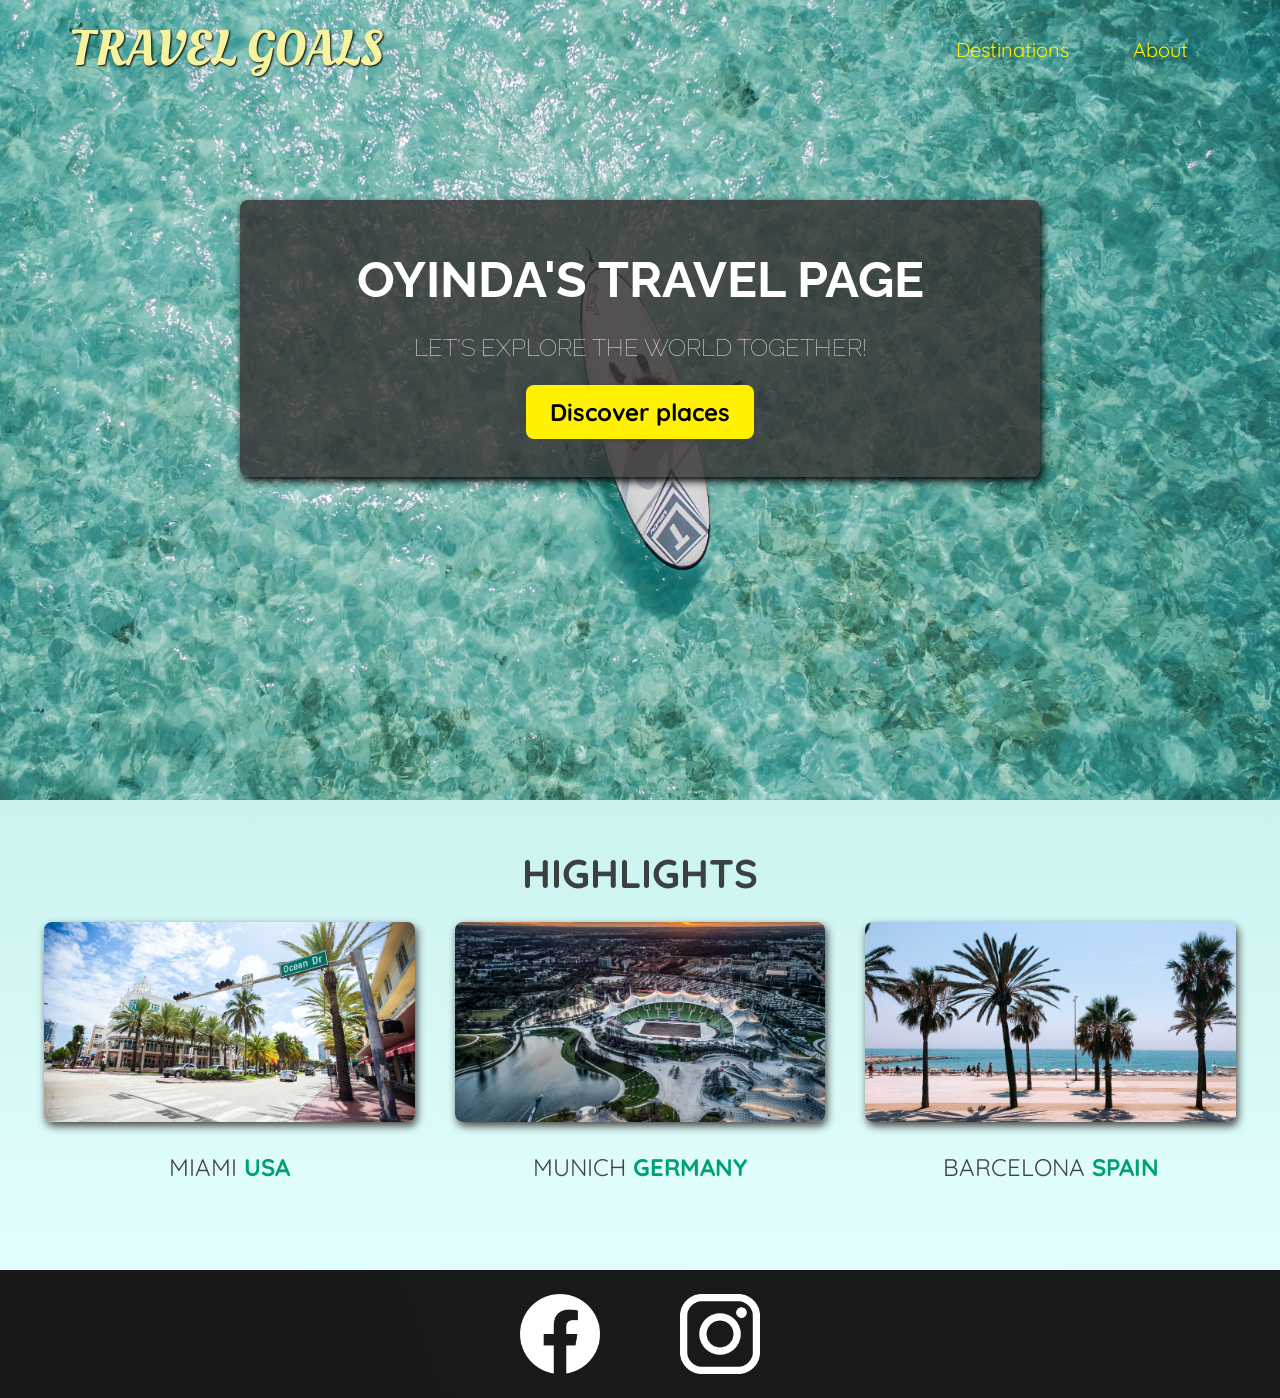
<file: index.html>
<!doctype html>
<html lang="en">
  <head>
    <link
      rel="stylesheet"
      href="https://fonts.googleapis.com/css2?family=Raleway:wght@300;700&family=Oleo+Script:wght@700&family=Quicksand:wght@300;500;700&display=swap"
    />
    <link rel="stylesheet" href="/styles/shared.css" />
    <link rel="stylesheet" href="/styles/styles.css" />
    <meta charset="UTF-8" />
    <title>Travel Goals</title>
  </head>
  <body>
    <header>
      <div id="page-logo"><a href="/index.html">Travel Goals</a></div>
      <nav>
        <ul>
          <li>
            <a class="anchor" href="/places.html">Destinations</a>
          </li>
          <li><a href="">About</a></li>
        </ul>
      </nav>
    </header>
    <main>
      <section id="hero">
        <div id="hero-content">
          <h1>Oyinda's Travel Page</h1>
          <p>Let's Explore The World Together!</p>
          <a href="/places.html">Discover places</a>
        </div>
      </section>
      <section id="highlights">
        <h2>Highlights</h2>
        <ul id="highlighted">
          <li class="highlight">
            <img
              src="/images/miami.jpg"
              alt="Miami street on a sunny day"
            />
            <p>Miami <strong>USA</strong></p>
          </li>
          <li class="highlight">
            <img
              src="/images/munich.jpg"
              alt="Muich stadium in winter"
            />
            <p>Munich <strong>Germany</strong></p>
          </li>
          <li class="highlight">
            <img
              src="/images/barcelona.jpg"
              alt="Palm trees in Barcelona"
            />
            <p>Barcelona <strong>Spain</strong></p>
          </li>
        </ul>
      </section>
    </main>
    <footer>
      <ul id="foot">
        <li class="footer">
          <a href="https://www.facebook.com"
            ><img src="/images/facebook.png" alt="Facebook icon"
          /></a>
        </li>
        <li class="footer">
          <a href="https://www.instagram.com/oyindamolaolowonjoyin"
            ><img src="/images/insta.png" alt="Instagram icon"
          /></a>
        </li>
      </ul>
    </footer>
  </body>
</html>
</file>
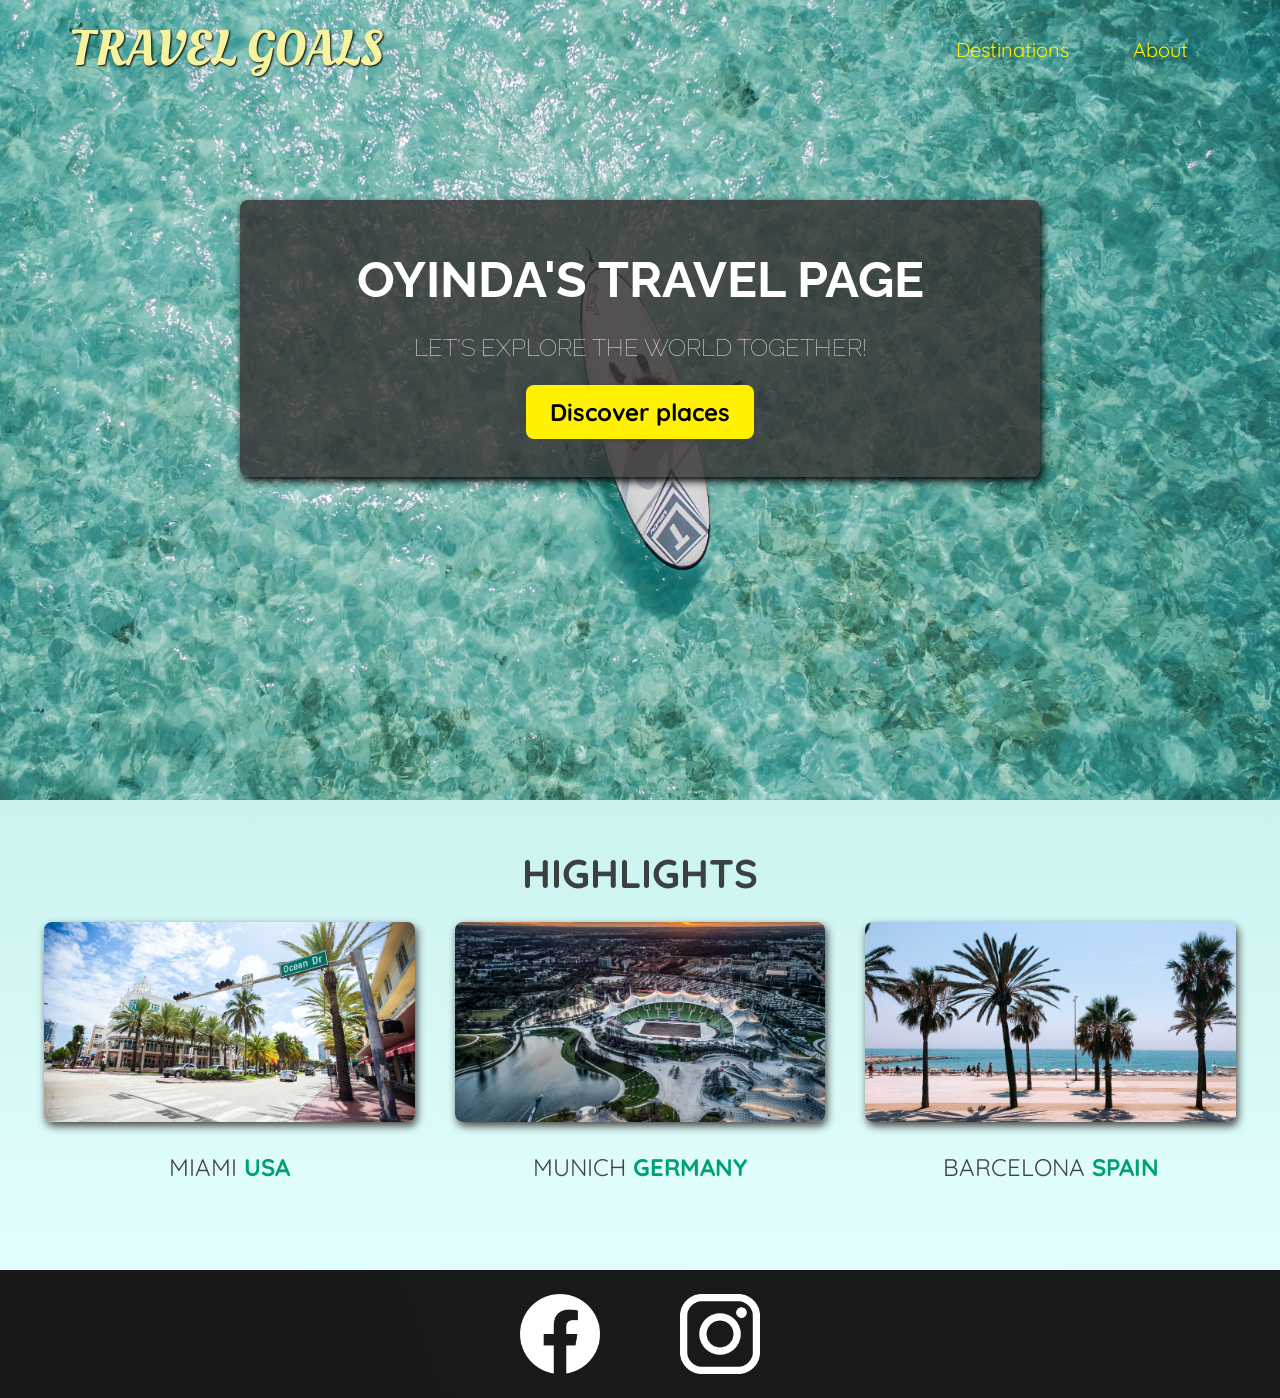
<file: home-page/index.html>
<!doctype html>
<html lang="en">
  <head>
    <link
      rel="stylesheet"
      href="https://fonts.googleapis.com/css2?family=Raleway:wght@300;700&family=Oleo+Script:wght@700&family=Quicksand:wght@300;500;700&display=swap"
    />
    <link rel="stylesheet" href="/shared-css/shared.css" />
    <link rel="stylesheet" href="/home-page/styles.css" />
    <meta charset="UTF-8" />
    <title>Travel Goals</title>
  </head>
  <body>
    <header>
      <div id="page-logo"><a href="/home-page/index.html">Travel Goals</a></div>
      <nav>
        <ul>
          <li>
            <a class="anchor" href="/about&pages/places.html">Destinations</a>
          </li>
          <li><a href="/about&pages/about.html">About</a></li>
        </ul>
      </nav>
    </header>
    <main>
      <section id="hero">
        <div id="hero-content">
          <h1>Oyinda's Travel Page</h1>
          <p>Let's Explore The World Together!</p>
          <a href="/about&pages/places.css">Discover places</a>
        </div>
      </section>
      <section id="highlights">
        <h2>Highlights</h2>
        <ul id="highlighted">
          <li class="highlight">
            <img
              src="/home-page/images/miami.jpg"
              alt="Miami street on a sunny day"
            />
            <p>Miami <strong>USA</strong></p>
          </li>
          <li class="highlight">
            <img
              src="/home-page/images/munich.jpg"
              alt="Muich stadium in winter"
            />
            <p>Munich <strong>Germany</strong></p>
          </li>
          <li class="highlight">
            <img
              src="/home-page/images/barcelona.jpg"
              alt="Palm trees in Barcelona"
            />
            <p>Barcelona <strong>Spain</strong></p>
          </li>
        </ul>
      </section>
    </main>
    <footer>
      <ul id="foot">
        <li class="footer">
          <a href="https://www.facebook.com"
            ><img src="/home-page/images/facebook.png" alt="Facebook icon"
          /></a>
        </li>
        <li class="footer">
          <a href="https://www.instagram.com/oyindamolaolowonjoyin"
            ><img src="/home-page/images/insta.png" alt="Instagram icon"
          /></a>
        </li>
      </ul>
    </footer>
  </body>
</html>
</file>
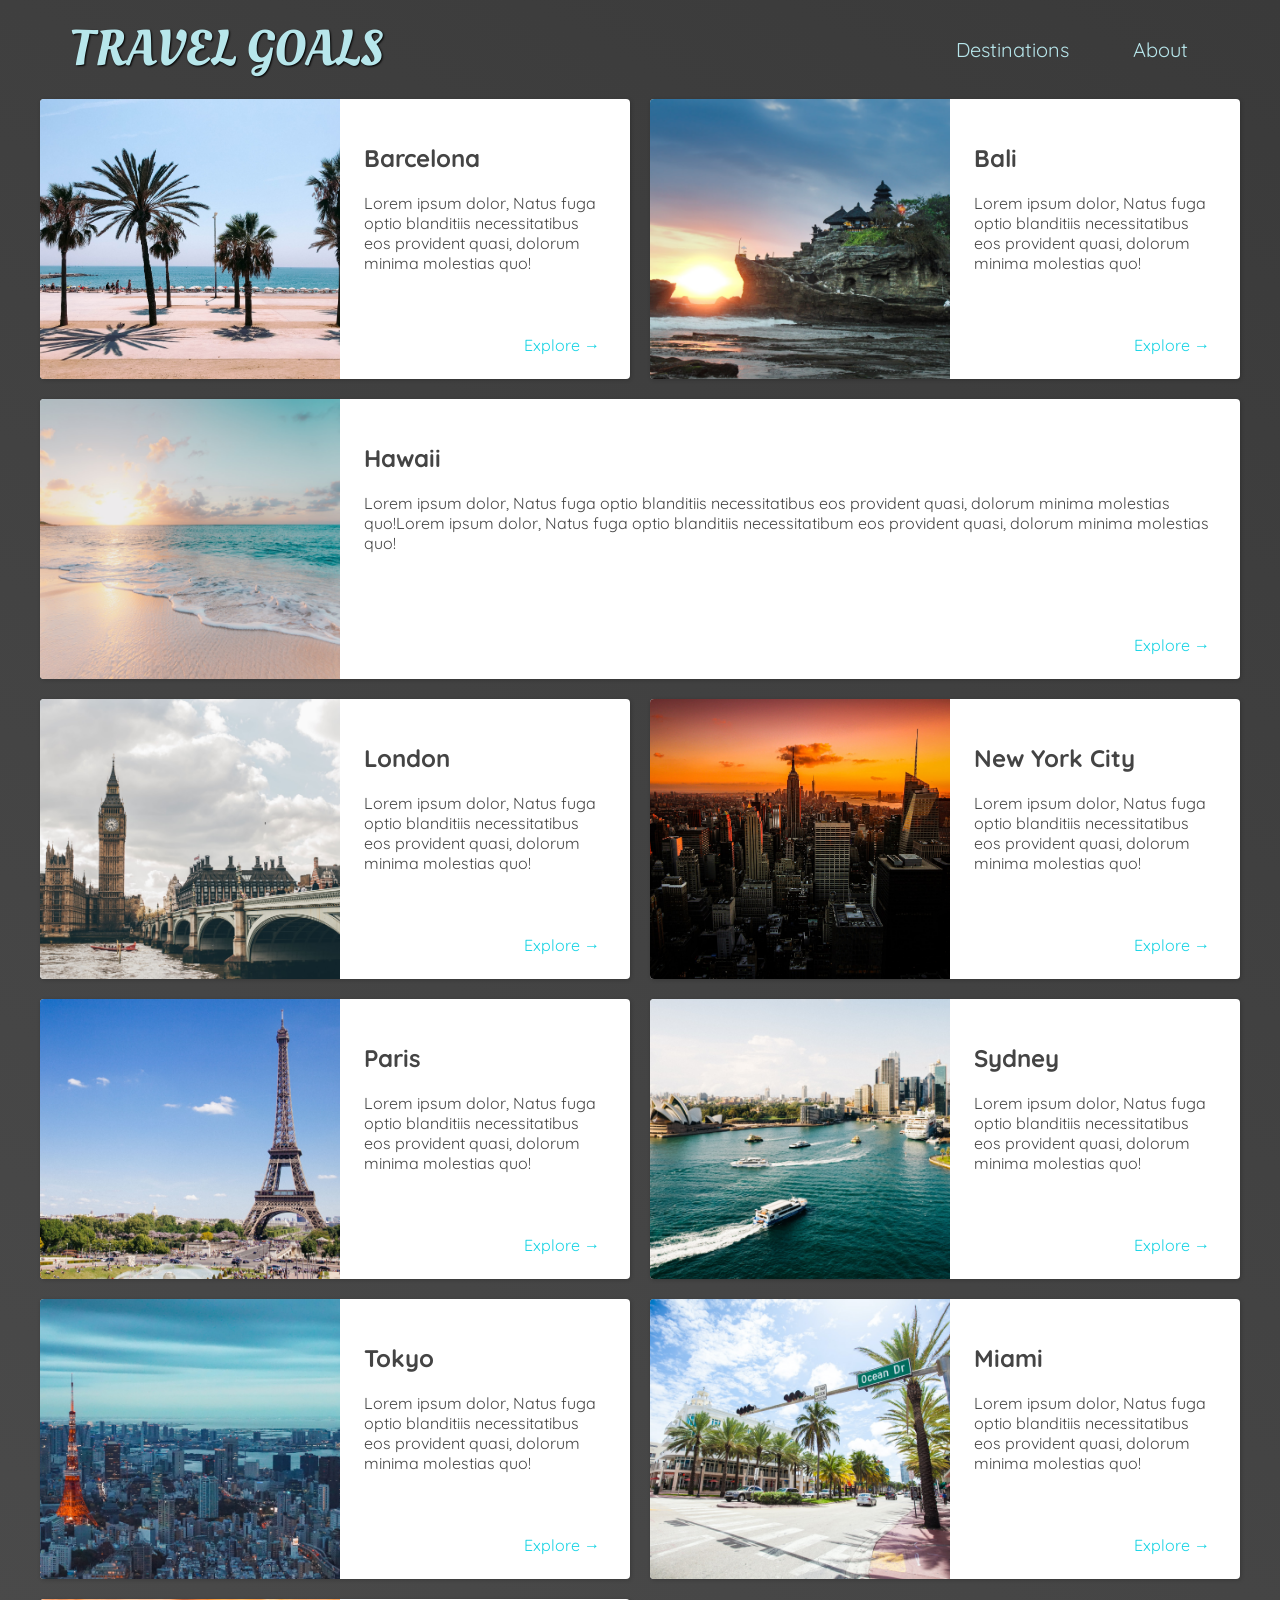
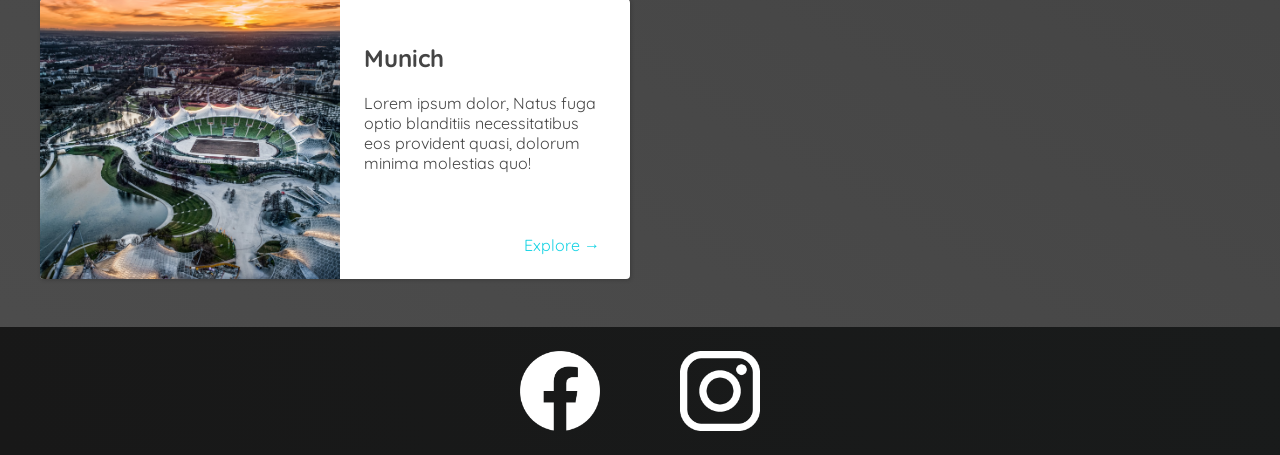
<file: places.html>
<!doctype html>
<html lang="en">
  <head>
    <link
      rel="stylesheet"
      href="https://fonts.googleapis.com/css2?family=Raleway:wght@300;700&family=Oleo+Script:wght@700&family=Quicksand:wght@300;500;700&display=swap"
    />
    <link rel="stylesheet" href="/styles/shared.css" />
    <link rel="stylesheet" href="/places.css" />
    <meta charset="UTF-8" />
    <title>Travel Goals</title>
  </head>
  <body>
    <header>
      <div id="page-logo"><a href="/index.html">Travel Goals</a></div>
      <nav>
        <ul>
          <li>
            <a class="anchor" href="/places.html">Destinations</a>
          </li>
          <li><a href="">About</a></li>
        </ul>
      </nav>
    </header>
    <main>
      <ul>
        <li>
          <img src="/images/barcelona.jpg" alt="Barcelona city" />
          <div class="flex">
            <div class="item-description">
              <h2>Barcelona</h2>
              <p>
                Lorem ipsum dolor, Natus fuga optio blanditiis necessitatibus
                eos provident quasi, dolorum minima molestias quo!
              </p>
            </div>
            <div class="explore">
              <a href="https://www.wikipedia.com/wiki/Barcelona">Explore &#x2192</a>
            </div>
          </div>
        </li>
         <li>
          <img src="imaes/bali.jpg" alt="Bali city" />
          <div class="flex">
            <div class="item-description">
              <h2>Bali</h2>
              <p>
                Lorem ipsum dolor, Natus fuga optio blanditiis necessitatibus
                eos provident quasi, dolorum minima molestias quo!
              </p>
            </div>
            <div class="explore">
              <a href="https://www.wikipedia.com/wiki/Bali">Explore &#x2192</a>
            </div>
          </div>
        </li>
         <li>
          <img src="/imaes/hawaii.jpg" alt="Hawaii city" />
          <div class="flex">
            <div class="item-description">
              <h2>Hawaii</h2>
              <p>
                Lorem ipsum dolor, Natus fuga optio blanditiis necessitatibus
                eos provident quasi, dolorum minima molestias quo!Lorem ipsum dolor, 
                Natus fuga optio blanditiis necessitatibum eos provident quasi, 
                dolorum minima molestias quo!
              </p>
            </div>
            <div class="explore">
              <a href="https://www.wikipedia.com/wiki/Hawaii">Explore &#x2192</a>
            </div>
          </div>
        </li>
         <li>
          <img src="/imaes/london.jpg" alt="London city" />
          <div class="flex">
            <div class="item-description">
              <h2>London</h2>
              <p>
                Lorem ipsum dolor, Natus fuga optio blanditiis necessitatibus
                eos provident quasi, dolorum minima molestias quo!
              </p>
            </div>
            <div class="explore">
              <a href="https://www.wikipedia.com/wiki/London">Explore &#x2192</a>
            </div>
          </div>
        </li>
         <li>
          <img src="imaes/new-york-city.jpg" alt="New york City" />
          <div class="flex">
            <div class="item-description">
              <h2>New York City</h2>
              <p>
                Lorem ipsum dolor, Natus fuga optio blanditiis necessitatibus
                eos provident quasi, dolorum minima molestias quo!
              </p>
            </div>
            <div class="explore">
              <a href="https://www.wikipedia.com/wiki/new-york-city">Explore &#x2192</a>
            </div>
          </div>
        </li>
         <li>
          <img src="imaes/paris.jpg" alt="Paris city" />
          <div class="flex">
            <div class="item-description">
              <h2>Paris</h2>
              <p>
                Lorem ipsum dolor, Natus fuga optio blanditiis necessitatibus
                eos provident quasi, dolorum minima molestias quo!
              </p>
            </div>
            <div class="explore">
              <a href="https://www.wikipedia.com/wiki/Paris">Explore &#x2192</a>
            </div>
          </div>
        </li>
         <li>
          <img src="/imaes/sydney.jpg" alt="Sydney city" />
          <div class="flex">
            <div class="item-description">
              <h2>Sydney</h2>
              <p>
                Lorem ipsum dolor, Natus fuga optio blanditiis necessitatibus
                eos provident quasi, dolorum minima molestias quo!
              </p>
            </div>
            <div class="explore">
              <a href="https://www.wikipedia.com/wiki/Sydney">Explore &#x2192</a>
            </div>
          </div>
        </li>
         <li>
          <img src="/imaes/tokyo.jpg" alt="Tokyo city" />
          <div class="flex">
            <div class="item-description">
              <h2>Tokyo</h2>
              <p>
                Lorem ipsum dolor, Natus fuga optio blanditiis necessitatibus
                eos provident quasi, dolorum minima molestias quo!
              </p>
            </div>
            <div class="explore">
              <a href="https://www.wikipedia.com/wiki/Tokyo">Explore &#x2192</a>
            </div>
          </div>
        </li>
         <li>
          <img src="/images/miami.jpg" alt="Miami city" />
          <div class="flex">
            <div class="item-description">
              <h2>Miami</h2>
              <p>
                Lorem ipsum dolor, Natus fuga optio blanditiis necessitatibus
                eos provident quasi, dolorum minima molestias quo!
              </p>
            </div>
            <div class="explore">
              <a href="https://www.wikipedia.com/wiki/Miami">Explore &#x2192</a>
            </div>
          </div>
        </li>
         <li>
          <img src="/images/munich.jpg" alt="Munich city" />
          <div class="flex">
            <div class="item-description">
              <h2>Munich</h2>
              <p>
                Lorem ipsum dolor, Natus fuga optio blanditiis necessitatibus
                eos provident quasi, dolorum minima molestias quo!
              </p>
            </div>
            <div class="explore">
              <a href="https://www.wikipedia.com/wiki/Munich">Explore &#x2192</a>
            </div>
          </div>
        </li>
      </ul>
    </main>
    <footer>
      <ul id="foot">
        <li class="footer">
          <a href="https://www.facebook.com"
            ><img src="/images/facebook.png" alt="Facebook icon"
          /></a>
        </li>
        <li class="footer">
          <a href="https://www.instagram.com/oyindamolaolowonjoyin"
            ><img src="/images/insta.png" alt="Instagram icon"
          /></a>
        </li>
      </ul>
    </footer>
  </body>
</html>
</file>
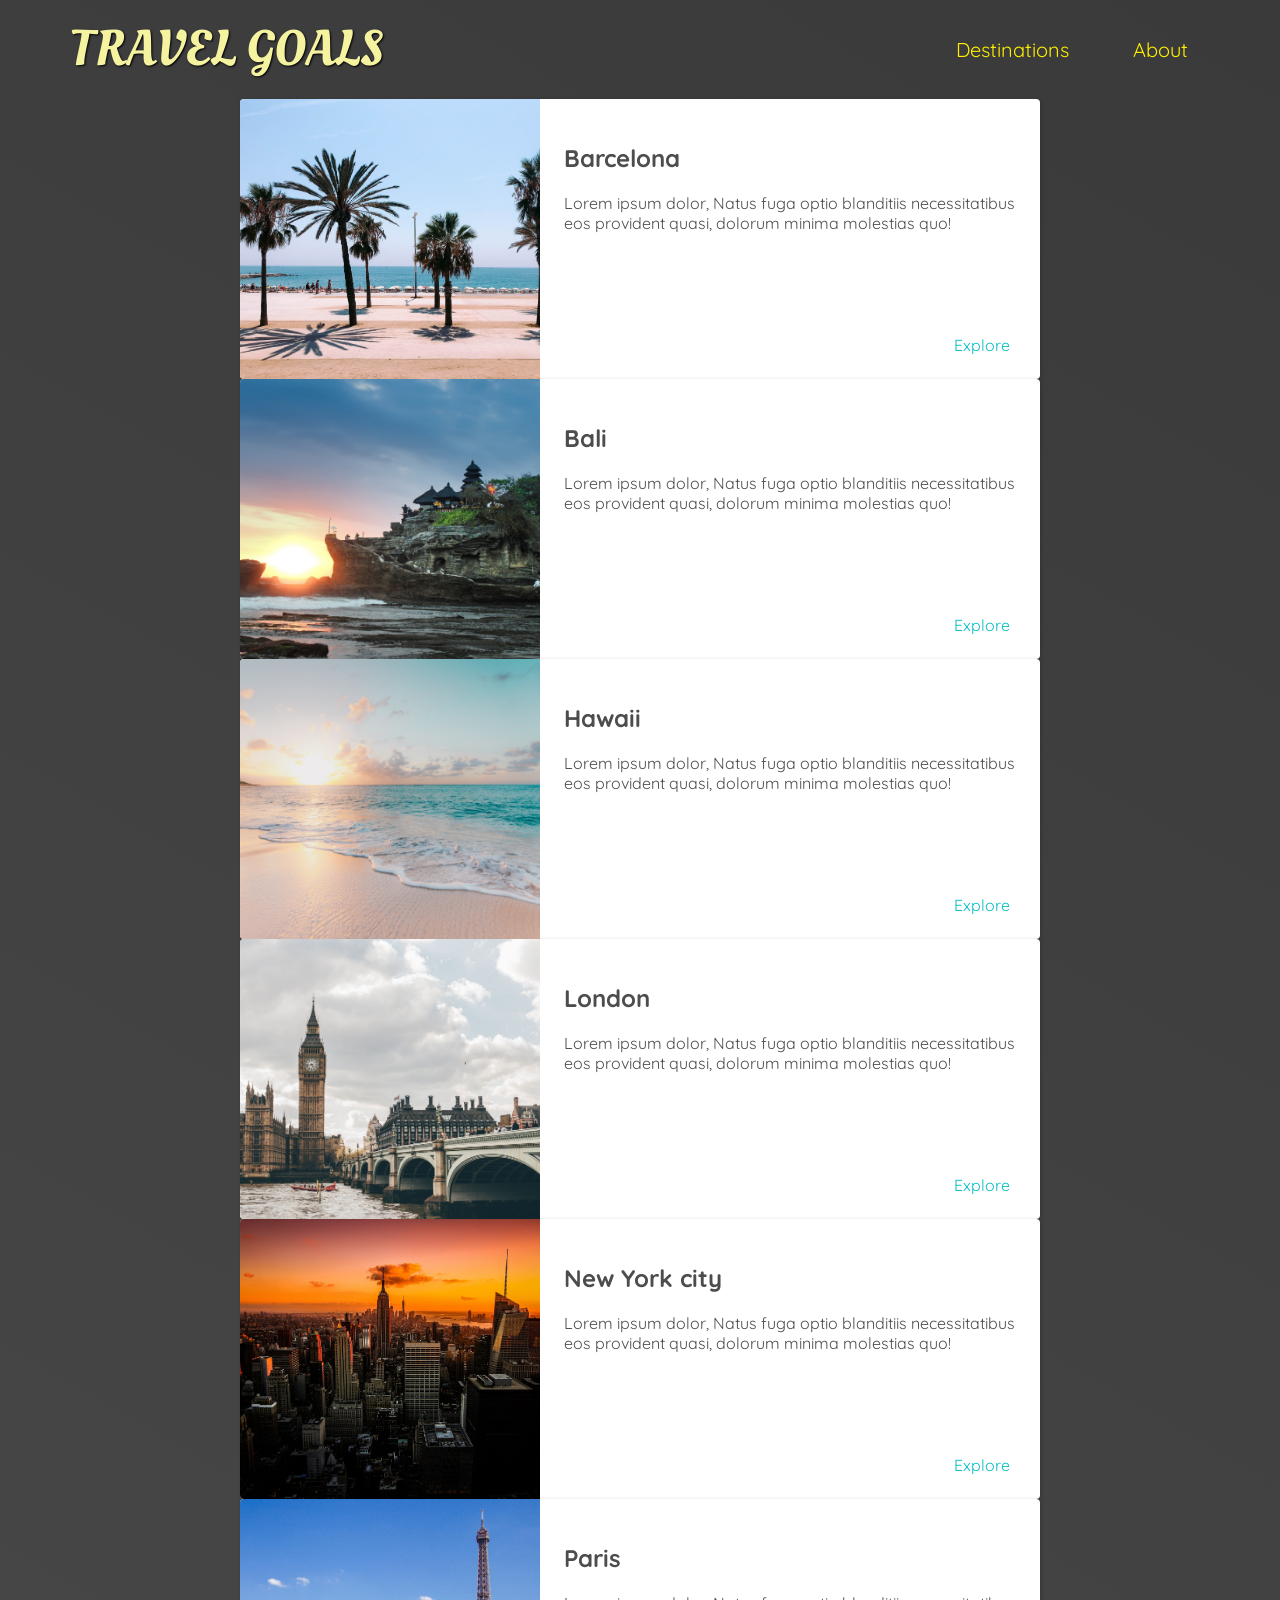
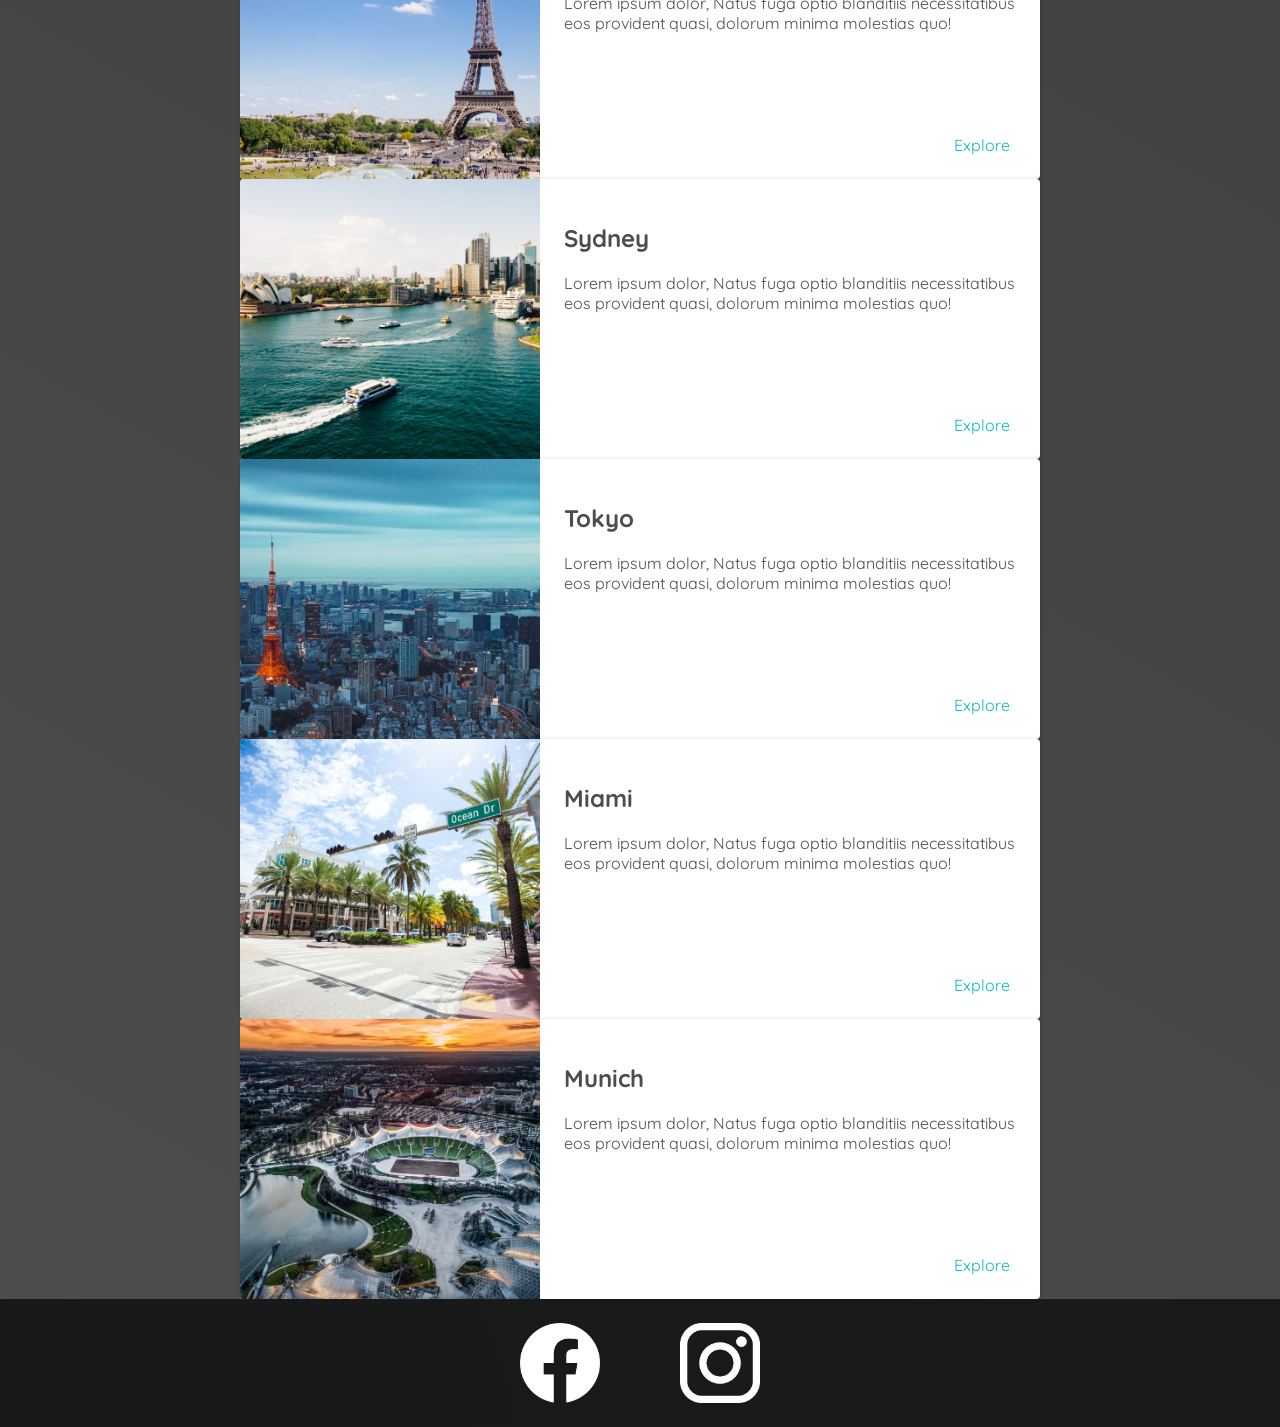
<file: about&pages/places.html>
<!doctype html>
<html lang="en">
  <head>
    <link
      rel="stylesheet"
      href="https://fonts.googleapis.com/css2?family=Raleway:wght@300;700&family=Oleo+Script:wght@700&family=Quicksand:wght@300;500;700&display=swap"
    />
    <link rel="stylesheet" href="/shared-css/shared.css" />
    <link rel="stylesheet" href="/about&pages/places.css" />
    <meta charset="UTF-8" />
    <title>Travel Goals</title>
  </head>
  <body>
    <header>
      <div id="page-logo"><a href="/home-page/index.html">Travel Goals</a></div>
      <nav>
        <ul>
          <li>
            <a class="anchor" href="/about&pages/places.css">Destinations</a>
          </li>
          <li><a href="/about&pages/about.html">About</a></li>
        </ul>
      </nav>
    </header>
    <main>
      <ul>
        <li>
          <img src="/home-page/images/barcelona.jpg" alt="Barcelona city" />
          <div class="flex">
            <div class="item-description">
              <h2>Barcelona</h2>
              <p>
                Lorem ipsum dolor, Natus fuga optio blanditiis necessitatibus
                eos provident quasi, dolorum minima molestias quo!
              </p>
            </div>
            <div class="explore">
              <a href="https://www.wikipedia.com/wiki/Barcelona">Explore</a>
            </div>
          </div>
        </li>
         <li>
          <img src="/about&pages/imaes/bali.jpg" alt="Bali city" />
          <div class="flex">
            <div class="item-description">
              <h2>Bali</h2>
              <p>
                Lorem ipsum dolor, Natus fuga optio blanditiis necessitatibus
                eos provident quasi, dolorum minima molestias quo!
              </p>
            </div>
            <div class="explore">
              <a href="https://www.wikipedia.com/wiki/Bali">Explore</a>
            </div>
          </div>
        </li>
         <li>
          <img src="/about&pages/imaes/hawaii.jpg" alt="Hawaii city" />
          <div class="flex">
            <div class="item-description">
              <h2>Hawaii</h2>
              <p>
                Lorem ipsum dolor, Natus fuga optio blanditiis necessitatibus
                eos provident quasi, dolorum minima molestias quo!
              </p>
            </div>
            <div class="explore">
              <a href="https://www.wikipedia.com/wiki/Hawaii">Explore</a>
            </div>
          </div>
        </li>
         <li>
          <img src="/about&pages/imaes/london.jpg" alt="London city" />
          <div class="flex">
            <div class="item-description">
              <h2>London</h2>
              <p>
                Lorem ipsum dolor, Natus fuga optio blanditiis necessitatibus
                eos provident quasi, dolorum minima molestias quo!
              </p>
            </div>
            <div class="explore">
              <a href="https://www.wikipedia.com/wiki/London">Explore</a>
            </div>
          </div>
        </li>
         <li>
          <img src="/about&pages/imaes/new-york-city.jpg" alt="New york city" />
          <div class="flex">
            <div class="item-description">
              <h2>New York city</h2>
              <p>
                Lorem ipsum dolor, Natus fuga optio blanditiis necessitatibus
                eos provident quasi, dolorum minima molestias quo!
              </p>
            </div>
            <div class="explore">
              <a href="https://www.wikipedia.com/wiki/new-york-city">Explore</a>
            </div>
          </div>
        </li>
         <li>
          <img src="/about&pages/imaes/paris.jpg" alt="Paris city" />
          <div class="flex">
            <div class="item-description">
              <h2>Paris</h2>
              <p>
                Lorem ipsum dolor, Natus fuga optio blanditiis necessitatibus
                eos provident quasi, dolorum minima molestias quo!
              </p>
            </div>
            <div class="explore">
              <a href="https://www.wikipedia.com/wiki/Paris">Explore</a>
            </div>
          </div>
        </li>
         <li>
          <img src="/about&pages/imaes/sydney.jpg" alt="Sydney city" />
          <div class="flex">
            <div class="item-description">
              <h2>Sydney</h2>
              <p>
                Lorem ipsum dolor, Natus fuga optio blanditiis necessitatibus
                eos provident quasi, dolorum minima molestias quo!
              </p>
            </div>
            <div class="explore">
              <a href="https://www.wikipedia.com/wiki/Sydney">Explore</a>
            </div>
          </div>
        </li>
         <li>
          <img src="/about&pages/imaes/tokyo.jpg" alt="Tokyo city" />
          <div class="flex">
            <div class="item-description">
              <h2>Tokyo</h2>
              <p>
                Lorem ipsum dolor, Natus fuga optio blanditiis necessitatibus
                eos provident quasi, dolorum minima molestias quo!
              </p>
            </div>
            <div class="explore">
              <a href="https://www.wikipedia.com/wiki/Tokyo">Explore</a>
            </div>
          </div>
        </li>
         <li>
          <img src="/home-page/images/miami.jpg" alt="Miami city" />
          <div class="flex">
            <div class="item-description">
              <h2>Miami</h2>
              <p>
                Lorem ipsum dolor, Natus fuga optio blanditiis necessitatibus
                eos provident quasi, dolorum minima molestias quo!
              </p>
            </div>
            <div class="explore">
              <a href="https://www.wikipedia.com/wiki/Miami">Explore</a>
            </div>
          </div>
        </li>
         <li>
          <img src="/home-page/images/munich.jpg" alt="Munich city" />
          <div class="flex">
            <div class="item-description">
              <h2>Munich</h2>
              <p>
                Lorem ipsum dolor, Natus fuga optio blanditiis necessitatibus
                eos provident quasi, dolorum minima molestias quo!
              </p>
            </div>
            <div class="explore">
              <a href="https://www.wikipedia.com/wiki/Munich">Explore</a>
            </div>
          </div>
        </li>
      </ul>
    </main>
    <footer>
      <ul id="foot">
        <li class="footer">
          <a href="https://www.facebook.com"
            ><img src="/home-page/images/facebook.png" alt="Facebook icon"
          /></a>
        </li>
        <li class="footer">
          <a href="https://www.instagram.com/oyindamolaolowonjoyin"
            ><img src="/home-page/images/insta.png" alt="Instagram icon"
          /></a>
        </li>
      </ul>
    </footer>
  </body>
</html>
</file>
<file: styles/shared.css>
body {
  font-family: "Quicksand", sans-serif;
  margin: 0;
}

header {
  display: flex;
  align-items: center;
  justify-content: space-between;
  padding: 15px 60px;
  position: absolute;
  box-sizing: border-box;
  width: 100%;
}

#page-logo a {
  padding: 10px;
  font-family: "Oleo Script", sans-serif;
  color: rgb(245, 243, 160);
  font-size: 50px;
  text-decoration: none;
  text-transform: uppercase;
  text-shadow: 1px 1px 2px rgb(0, 0, 0);
}

ul {
  list-style: none;
  padding: 0;
  margin: 0;
}

header ul {
  display: flex;
  justify-content: space-between;
}

header li {
  padding: 20px;
}

header a {
  font-size: 20px;
  text-decoration: none;
  color: rgb(255, 241, 0);
  padding: 12px;
}

header nav a:hover {
  background-color: rgb(255, 241, 0);
  color: rgb(67, 67, 67);
  border-radius: 6px;
  text-shadow: rgba(0, 0, 0, 0.2);
}

footer {
  background: linear-gradient(70deg, rgb(24, 24, 24), rgb(25, 27, 27));
  padding: 24px 0;
}

footer li {
  height: 80px;
  width: 80px;
  margin: 0 40px;
}

.footer img {
  height: 100%;
  width: 100%;
}

#foot {
  display: flex;
  justify-content: center;
}
</file>
<file: styles/styles.css>
#hero {
  height: 800px;
  background-image: url(/images/ocean.jpg);
  background-position: center;
  background-size: cover;
}

#hero-content {
  width: 800px;
  background-color: rgba(51, 47, 47, 0.8);
  text-align: center;
  padding: 50px 0;
  margin: 0 auto;
  border-radius: 8px;
  box-shadow: 2px 4px 8px;
  position: relative;
  top: 200px;
}

#hero-content h1 {
  margin: 0;
  color: white;
  text-transform: uppercase;
  font-family: "Raleway", sans-serif;
  font-size: 50px;
  font-weight: 700;
}
#hero-content p {
  font-family: "Raleway", sans-serif;
  font-weight: lighter;
  font-size: 24px;
  color: white;
  text-transform: uppercase;
  margin-bottom: 35px;
}
#hero-content a {
  color: black;
  text-decoration: none;
  font-size: 24px;
  background-color: rgb(255, 241, 0);
  padding: 12px 24px;
  border-radius: 8px;
  box-shadow: 1px 2px 4px rgb(68, 67, 67);
  font-weight: bold;
}

#hero-content a:hover {
  background-color: rgb(255, 234, 0);
}

#highlighted {
  display: flex;
  position: static;
  margin: auto;
  margin-bottom: 40px;
}

.highlight {
  width: 90%;
  margin: 0 20px;
  text-align: center;
  text-transform: uppercase;
  color: rgb(68, 67, 67);
  font-size: 24px;
}

.highlight img {
  height: 200px;
  width: 100%;
  box-shadow: 2px 4px 8px rgb(68, 67, 67);
  border-radius: 8px;
  object-fit: cover;
}

strong {
  color: rgb(0, 160, 117);
}

#highlights h2 {
  text-align: center;
  text-transform: uppercase;
  font-size: 40px;
  margin: 24px 0;
  color: rgb(59, 65, 64);
}

#highlights {
  padding: 24px;
  background: linear-gradient(0deg, rgb(227, 255, 253), rgb(202, 243, 240));
}
</file>
<file: shared-css/shared.css>
body {
  font-family: "Quicksand", sans-serif;
  margin: 0;
}

header {
  display: flex;
  align-items: center;
  justify-content: space-between;
  padding: 15px 60px;
  position: absolute;
  box-sizing: border-box;
  width: 100%;
}

#page-logo a {
  padding: 10px;
  font-family: "Oleo Script", sans-serif;
  color: rgb(245, 243, 160);
  font-size: 50px;
  text-decoration: none;
  text-transform: uppercase;
  text-shadow: 1px 1px 2px rgb(0, 0, 0);
}

#page-logo a:hover {
  background-color: transparent;
}

ul {
  list-style: none;
  padding: 0;
  margin: 0;
}

header ul {
  display: flex;
  justify-content: space-between;
}

header li {
  padding: 20px;
}

header a {
  font-size: 20px;
  text-decoration: none;
  color: rgb(255, 241, 0);
  padding: 12px;
}

header a:hover {
  background-color: rgb(255, 241, 0);
  color: rgb(67, 67, 67);
  border-radius: 6px;
  text-shadow: rgba(0, 0, 0, 0.2);
}

footer {
  background: linear-gradient(70deg, rgb(24, 24, 24), rgb(25, 27, 27));
  padding: 24px 0;
}

footer li {
  height: 80px;
  width: 80px;
  margin: 0 40px;
}

.footer img {
  height: 100%;
  width: 100%;
}

#foot {
  display: flex;
  justify-content: center;
}
</file>
<file: home-page/styles.css>
#hero {
  height: 800px;
  background-image: url(/home-page/images/ocean.jpg);
  background-position: center;
  background-size: cover;
}

#hero-content {
  width: 800px;
  background-color: rgba(51, 47, 47, 0.8);
  text-align: center;
  padding: 50px 0;
  margin: 0 auto;
  border-radius: 8px;
  box-shadow: 2px 4px 8px;
  position: relative;
  top: 200px;
}

#hero-content h1 {
  margin: 0;
  color: white;
  text-transform: uppercase;
  font-family: "Raleway", sans-serif;
  font-size: 50px;
  font-weight: 700;
}
#hero-content p {
  font-family: "Raleway", sans-serif;
  font-weight: lighter;
  font-size: 24px;
  color: white;
  text-transform: uppercase;
  margin-bottom: 35px;
}
#hero-content a {
  color: black;
  text-decoration: none;
  font-size: 24px;
  background-color: rgb(255, 241, 0);
  padding: 12px 24px;
  border-radius: 8px;
  box-shadow: 1px 2px 4px rgb(68, 67, 67);
  font-weight: bold;
}

#hero-content a:hover {
  background-color: rgb(255, 234, 0);
}

#highlighted {
  display: flex;
  position: static;
  margin: auto;
  margin-bottom: 40px;
}

.highlight {
  width: 90%;
  margin: 0 20px;
  text-align: center;
  text-transform: uppercase;
  color: rgb(68, 67, 67);
  font-size: 24px;
}

.highlight img {
  height: 200px;
  width: 100%;
  box-shadow: 2px 4px 8px rgb(68, 67, 67);
  border-radius: 8px;
  object-fit: cover;
}

strong {
  color: rgb(0, 160, 117);
}

#highlights h2 {
  text-align: center;
  text-transform: uppercase;
  font-size: 40px;
  margin: 24px 0;
  color: rgb(59, 65, 64);
}

#highlights {
  padding: 24px;
  background: linear-gradient(0deg, rgb(227, 255, 253), rgb(202, 243, 240));
}
</file>
<file: places.css>
body {
  background: linear-gradient(30deg, rgb(77, 77, 77), rgb(58, 58, 58));
  color: rgb(68, 68, 68);
}

#page-logo a {
  color:  rgb(183, 230, 235);
}

header {
  position: static;
}

header a {
  color: rgb(183, 230, 235);
}

header nav a:hover {
  background-color:  rgb(183, 230, 235);
  color: rgb(59, 59, 59);
}

main ul {
  margin: 0 auto 48px auto;
  width: 1200px;
  display: grid;
  grid-template-columns: 1fr 1fr;
  gap: 20px 20px;
}

main li {
  box-shadow: 1px 1px 4px rgba(0, 0, 0, 0.2);
  display: flex;
  background-color: white;
  border-radius: 4px;
  overflow: hidden;
}

main li img {
  width: 300px;
  height: 280px;
  object-fit: cover;
}

.flex {
  padding: 24px;
  display: flex;
  flex-direction: column;
  justify-content: space-between;
}

.explore {
  text-align: end;
}

.explore a {
  color: rgb(22, 211, 228);
  text-decoration: none;
  padding: 6px;
  border-radius: 3px;
}

.explore a:hover {
  background-color: rgb(235, 253, 255);
}

li:nth-of-type(3) {
  grid-column: 1 / span 2;
}
</file>
<file: about&pages/places.css>
body {
  background: linear-gradient(30deg, rgb(77, 77, 77), rgb(58, 58, 58));
  color: rgb(77, 77, 77);
}


header {
  position: static;
}

main ul {
  margin: 0 auto;
  width: 800px;
}

main li {
  box-shadow: 1px 1px 4px rgba(0, 0, 0, 0.2);
  display: flex;
  background-color: white;
  border-radius: 4px;
  overflow: hidden;
}

main li img {
  width: 300px;
  height: 280px;
  object-fit: cover;
}

.flex {
  padding: 24px;
  display: flex;
  flex-direction: column;
  justify-content: space-between;
}

.explore {
  text-align: end;
}

.explore a {
  color: rgb(6, 188, 188);
  text-decoration: none;
  padding: 6px;
}

.explore a:hover {
  background-color: rgba(6, 188, 188, 0.1);
}
</file>
